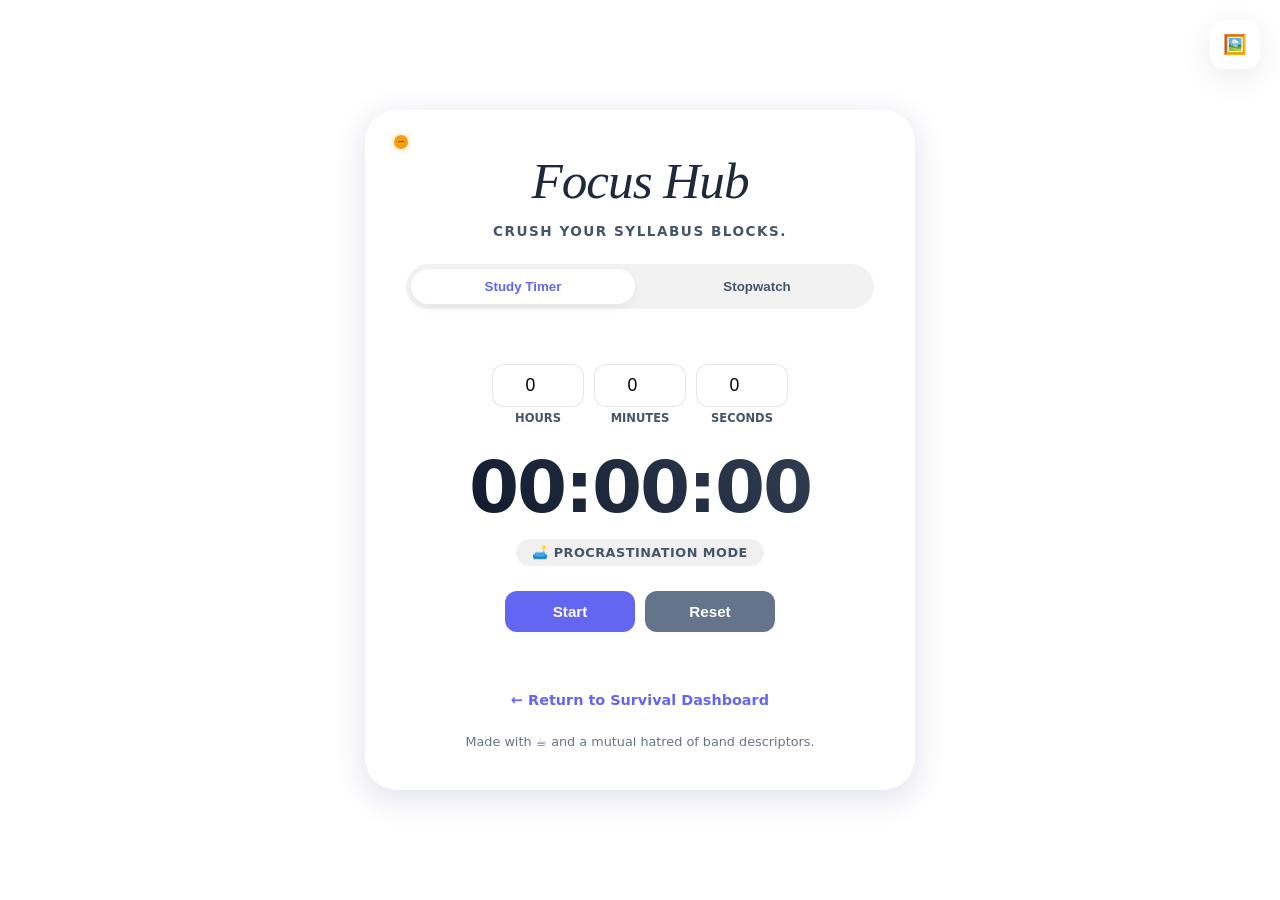
<file: focus-hub.html>
<!DOCTYPE html>
<html lang="en">
<head>
    <meta charset="UTF-8">
    <meta name="viewport" content="width=device-width, initial-scale=1.0">
    <title>ClearView Focus Hub ⏱️</title>
    <style>
        :root {
            --accent-color: #6366f1; 
            --accent-hover: #4f46e5;
            --panic-color: #ef4444;
            --success-color: #10b981;
            --warn-color: #f59e0b;
            --glass-bg: rgba(255, 255, 255, 0.45);
            --glass-border: rgba(255, 255, 255, 0.4);
            --glow-color: rgba(99, 102, 241, 0.4);
        }

        body {
            margin: 0;
            padding: 0;
            font-family: 'Segoe UI', system-ui, -apple-system, sans-serif;
            background-image: url('https://images.unsplash.com/photo-1464822759023-fed622ff2c3b?auto=format&fit=crop&w=1920&q=80');
            background-size: cover;
            background-position: center;
            background-attachment: fixed;
            min-height: 100vh;
            display: flex;
            justify-content: center;
            align-items: center;
            transition: background-image 0.5s ease-in-out;
            overflow-x: hidden;
        }

        .bg-switcher {
            position: fixed;
            top: 20px;
            right: 20px;
            background: rgba(255, 255, 255, 0.2);
            backdrop-filter: blur(12px);
            -webkit-backdrop-filter: blur(12px);
            border: 1px solid rgba(255, 255, 255, 0.3);
            border-radius: 14px;
            padding: 12px;
            cursor: pointer;
            box-shadow: 0 8px 32px 0 rgba(0, 0, 0, 0.08);
            font-size: 1.2rem;
            display: flex;
            align-items: center;
            justify-content: center;
            z-index: 1000;
            transition: all 0.3s cubic-bezier(0.4, 0, 0.2, 1);
        }

        .bg-switcher:hover {
            background: rgba(255, 255, 255, 0.35);
            transform: translateY(-2px);
            box-shadow: 0 12px 24px rgba(0, 0, 0, 0.15);
        }

        @keyframes pulseGlow {
            0%, 100% { 
                box-shadow: 0 8px 32px 0 rgba(31, 38, 135, 0.15); 
                border-color: var(--glass-border); 
            }
            50% { 
                box-shadow: 0 0 40px 8px var(--glow-color); 
                border-color: rgba(99, 102, 241, 0.6); 
            }
        }

        @keyframes microWiggle {
            0%, 100% { transform: rotate(0deg); }
            25% { transform: rotate(-0.3deg); }
            75% { transform: rotate(0.3deg); }
        }

        .glass-container {
            background: var(--glass-bg);
            backdrop-filter: blur(20px);
            -webkit-backdrop-filter: blur(20px);
            border-radius: 32px;
            padding: 40px;
            width: 100%;
            max-width: 550px;
            border: 1px solid var(--glass-border);
            color: #1e293b;
            text-align: center;
            box-sizing: border-box;
            margin: 20px;
            position: relative;
            box-shadow: 0 8px 32px 0 rgba(31, 38, 135, 0.15);
            transition: max-width 0.6s cubic-bezier(0.25, 1, 0.5, 1),
                        padding 0.6s cubic-bezier(0.25, 1, 0.5, 1),
                        border-radius 0.6s cubic-bezier(0.25, 1, 0.5, 1),
                        background 0.6s cubic-bezier(0.25, 1, 0.5, 1),
                        transform 0.4s cubic-bezier(0.175, 0.885, 0.32, 1.1);
            transform-origin: center;
        }

        .glass-container.active-focus {
            animation: pulseGlow 3s infinite ease-in-out, microWiggle 8s infinite ease-in-out;
            background: rgba(255, 255, 255, 0.55);
        }

        /* PREMIUM GLASSMORPHIC MINIMIZED CAPSULE STATE */
        .glass-container.minimized-state {
            max-width: 310px;
            padding: 12px 20px;
            border-radius: 100px;
            background: rgba(15, 23, 42, 0.75);
            backdrop-filter: blur(25px);
            -webkit-backdrop-filter: blur(25px);
            border: 1px solid rgba(255, 255, 255, 0.25);
            box-shadow: 0 20px 50px rgba(0, 0, 0, 0.3), 0 0 30px 4px var(--glow-color);
            animation: pulseGlow 3s infinite ease-in-out;
        }

        /* Hide parent components cleanly during minimized frame layout transition */
        .glass-container.minimized-state header,
        .glass-container.minimized-state footer,
        .glass-container.minimized-state main,
        .glass-container.minimized-state .window-controls {
            display: none !important;
        }

        /* Window Controls Layer */
        .window-controls {
            position: absolute;
            top: 24px;
            left: 28px;
            display: flex;
            gap: 8px;
            z-index: 10;
        }

        .control-btn {
            width: 14px;
            height: 14px;
            border-radius: 50%;
            border: none;
            cursor: pointer;
            position: relative;
            padding: 0;
            display: flex;
            align-items: center;
            justify-content: center;
            transition: all 0.2s ease;
        }

        .control-btn:hover {
            transform: scale(1.15);
            filter: brightness(0.9);
        }

        .control-btn.minimize {
            background-color: var(--warn-color);
            box-shadow: 0 0 8px rgba(245, 158, 11, 0.4);
        }
        
        .control-btn.minimize::before {
            content: '';
            width: 6px;
            height: 1.5px;
            background-color: rgba(15, 23, 42, 0.6);
            display: block;
        }

        /* Capsule Widget Component Mechanics */
        .mini-capsule-display {
            display: none;
            opacity: 0;
            transform: scale(0.9);
            transition: all 0.4s ease;
        }

        .glass-container.minimized-state .mini-capsule-display {
            display: flex;
            align-items: center;
            justify-content: space-between;
            width: 100%;
            opacity: 1;
            transform: scale(1);
        }

        .glass-container.minimized-state .mini-capsule-display span {
            font-size: 1.15rem;
            font-weight: 700;
            font-variant-numeric: tabular-nums;
            letter-spacing: -0.5px;
            color: #ffffff;
            text-shadow: 0 2px 10px rgba(0, 0, 0, 0.3);
            padding-left: 8px;
        }

        .mini-expand-btn {
            background: rgba(255, 255, 255, 0.15);
            border: 1px solid rgba(255, 255, 255, 0.2);
            color: #ffffff;
            border-radius: 50%;
            width: 32px;
            height: 32px;
            cursor: pointer;
            font-size: 0.9rem;
            display: flex;
            align-items: center;
            justify-content: center;
            transition: all 0.2s ease;
            box-shadow: 0 4px 12px rgba(0, 0, 0, 0.1);
        }

        .mini-expand-btn:hover {
            background: rgba(255, 255, 255, 0.3);
            transform: scale(1.08);
            border-color: rgba(255, 255, 255, 0.4);
        }

        .logo-text {
            font-family: 'Georgia', cursive, serif;
            font-style: italic;
            font-size: 3.2rem;
            margin: 0;
            font-weight: 500;
            color: #1e293b;
            letter-spacing: -1px;
        }

        header p {
            color: #475569;
            margin-bottom: 25px;
            font-size: 0.85rem;
            letter-spacing: 1.5px;
            font-weight: 600;
        }

        .tab-nav {
            display: flex;
            justify-content: center;
            gap: 10px;
            margin-bottom: 30px;
            background: rgba(0, 0, 0, 0.05);
            padding: 5px;
            border-radius: 30px;
        }

        .tab-btn {
            background: transparent;
            color: #475569;
            padding: 10px 24px;
            border-radius: 25px;
            cursor: pointer;
            border: none;
            font-weight: 600;
            transition: 0.2s;
            flex: 1;
        }

        .tab-btn.active {
            background-color: white;
            color: var(--accent-color);
            box-shadow: 0 4px 10px rgba(0,0,0,0.05);
        }

        .tab-content {
            display: none;
        }

        .tab-content.active {
            display: block;
        }

        .inner-card {
            background: rgba(255, 255, 255, 0.35);
            border-radius: 24px;
            padding: 24px;
            margin-bottom: 20px;
            border: 1px solid rgba(255, 255, 255, 0.4);
            box-shadow: inset 0 1px 0 rgba(255,255,255,0.2);
        }

        .time-display {
            font-size: 4.5rem;
            font-weight: 800;
            font-variant-numeric: tabular-nums;
            margin: 10px 0;
            letter-spacing: -2px;
            background: linear-gradient(45deg, #0f172a, #334155);
            -webkit-background-clip: text;
            -webkit-text-fill-color: transparent;
            transition: all 0.3s ease;
        }

        .glass-container.active-focus .time-display {
            background: linear-gradient(45deg, #4f46e5, #ec4899);
            -webkit-background-clip: text;
            -webkit-text-fill-color: transparent;
            transform: scale(1.03);
        }

        .vibe-badge {
            display: inline-block;
            background: rgba(0, 0, 0, 0.06);
            color: #475569;
            padding: 6px 16px;
            border-radius: 20px;
            font-size: 0.8rem;
            font-weight: 700;
            margin-bottom: 25px;
            transition: all 0.3s cubic-bezier(0.4, 0, 0.2, 1);
            text-transform: uppercase;
            letter-spacing: 0.5px;
        }

        .vibe-badge.vibe-running {
            background: rgba(99, 102, 241, 0.15);
            color: #4f46e5;
        }

        .vibe-badge.vibe-paused {
            background: rgba(245, 158, 11, 0.15);
            color: #d97706;
        }

        .input-group {
            display: flex;
            gap: 10px;
            justify-content: center;
            margin-bottom: 20px;
        }

        .input-group div {
            display: flex;
            flex-direction: column;
            align-items: center;
            font-size: 0.72rem;
            font-weight: 700;
            color: #475569;
            gap: 4px;
        }

        input[type="number"] {
            width: 70px;
            padding: 10px;
            border-radius: 12px;
            border: 1px solid rgba(0, 0, 0, 0.1);
            background: rgba(255, 255, 255, 0.7);
            font-size: 1.1rem;
            text-align: center;
            outline: none;
            transition: border-color 0.2s, background 0.2s;
        }

        input[type="number"]:focus {
            border-color: var(--accent-color);
            background: white;
        }

        .btn-row {
            display: flex;
            gap: 10px;
            justify-content: center;
        }

        button.action-btn {
            flex: 1;
            max-width: 130px;
            background-color: var(--accent-color);
            color: white;
            border: none;
            padding: 12px 20px;
            border-radius: 12px;
            font-weight: bold;
            cursor: pointer;
            font-size: 0.95rem;
            transition: all 0.2s cubic-bezier(0.4, 0, 0.2, 1);
        }

        button.action-btn:hover {
            background-color: var(--accent-hover);
            transform: translateY(-1px);
        }

        button.action-btn:active {
            transform: translateY(1px);
        }

        button.stop-btn {
            background-color: var(--panic-color);
        }
        button.stop-btn:hover {
            background-color: #dc2626;
        }

        button.reset-btn {
            background-color: #64748b;
        }
        button.reset-btn:hover {
            background-color: #475569;
        }

        footer p {
            font-size: 0.8rem;
            color: #64748b;
            margin-top: 25px;
            margin-bottom: 0;
        }

        .back-link {
            display: inline-block;
            margin-top: 15px;
            color: var(--accent-color);
            text-decoration: none;
            font-weight: 600;
            font-size: 0.9rem;
            transition: opacity 0.2s;
        }
        .back-link:hover {
            opacity: 0.8;
        }
    </style>
</head>
<body>

    <button class="bg-switcher" id="bg-btn" title="Change Wallpaper">🖼️</button>

    <div class="glass-container" id="main-hub-card">
        <div class="window-controls">
            <button class="control-btn minimize" id="minimize-trigger" title="Minimize to Floating Pill Widget"></button>
        </div>

        <div class="mini-capsule-display">
            <span id="mini-timer-text">⏱️ 00:00:00</span>
            <button class="mini-expand-btn" id="expand-trigger" title="Expand Window">⤢</button>
        </div>

        <header>
            <h1 class="logo-text">Focus Hub</h1>
            <p>CRUSH YOUR SYLLABUS BLOCKS.</p>
            
            <nav class="tab-nav">
                <button class="tab-btn active" id="btn-timer-tab" onclick="openTab(event, 'timer-tab')">Study Timer</button>
                <button class="tab-btn" id="btn-sw-tab" onclick="openTab(event, 'stopwatch-tab')">Stopwatch</button>
            </nav>
        </header>

        <main>
            <section id="timer-tab" class="tab-content active">
                <div class="inner-card">
                    <div class="input-group" id="timer-inputs">
                        <div>
                            <input type="number" id="timer-hr" min="0" max="24" value="0" placeholder="HH">
                            <span>HOURS</span>
                        </div>
                        <div>
                            <input type="number" id="timer-min" min="0" max="59" value="0" placeholder="MM">
                            <span>MINUTES</span>
                        </div>
                        <div>
                            <input type="number" id="timer-sec" min="0" max="59" value="0" placeholder="SS">
                            <span>SECONDS</span>
                        </div>
                    </div>
                    
                    <div class="time-display" id="timer-display">00:00:00</div>
                    <div class="vibe-badge" id="timer-vibe">🛋️ Procrastination Mode</div>
                    
                    <div class="btn-row">
                        <button class="action-btn" id="timer-start-btn">Start</button>
                        <button class="action-btn reset-btn" id="timer-reset-btn">Reset</button>
                    </div>
                </div>
            </section>

            <section id="stopwatch-tab" class="tab-content">
                <div class="inner-card">
                    <div class="time-display" id="stopwatch-display">00:00.00</div>
                    <div class="vibe-badge" id="sw-vibe">🧊 Standing Still</div>
                    
                    <div class="btn-row">
                        <button class="action-btn" id="sw-start-btn">Start</button>
                        <button class="action-btn reset-btn" id="sw-reset-btn">Reset</button>
                    </div>
                </div>
            </section>
        </main>

        <footer>
            <a href="index.html?session=active" class="back-link">← Return to Survival Dashboard</a>
            <p>Made with ☕ and a mutual hatred of band descriptors.</p>
        </footer>
    </div>

    <script>
        const hubCard = document.getElementById('main-hub-card');
        const minTrigger = document.getElementById('minimize-trigger');
        const expTrigger = document.getElementById('expand-trigger');
        const miniText = document.getElementById('mini-timer-text');

        // ==========================================
        // WHIMSICAL MINIMIZE SYSTEM CONTROLLER
        // ==========================================
        minTrigger.addEventListener('click', () => {
            hubCard.classList.add('minimized-state');
            updateMiniCapsuleText();
        });

        expTrigger.addEventListener('click', () => {
            hubCard.classList.remove('minimized-state');
        });

        function updateMiniCapsuleText() {
            const isTimerActiveTab = document.getElementById('timer-tab').classList.contains('active');
            if (isTimerActiveTab) {
                miniText.textContent = "⏱️ " + document.getElementById('timer-display').textContent;
            } else {
                miniText.textContent = "⚡ " + document.getElementById('stopwatch-display').textContent;
            }
        }

        // Tab Switching Actions
        function openTab(evt, tabName) {
            const tabcontent = document.getElementsByClassName("tab-content");
            for (let i = 0; i < tabcontent.length; i++) {
                tabcontent[i].classList.remove("active");
            }
            const tablinks = document.getElementsByClassName("tab-btn");
            for (let i = 0; i < tablinks.length; i++) {
                tablinks[i].classList.remove("active");
            }
            document.getElementById(tabName).classList.add("active");
            evt.currentTarget.classList.add("active");
            
            syncCardGlowState();
        }

        function syncCardGlowState() {
            const isTimerActiveTab = document.getElementById('timer-tab').classList.contains('active');
            if ((isTimerActiveTab && isTimerRunning) || (!isTimerActiveTab && isStopwatchRunning)) {
                hubCard.classList.add('active-focus');
            } else {
                hubCard.classList.remove('active-focus');
            }
        }

        // Playful Commentary Phrases
        const timerPhrases = [
            "🔥 Melting down the syllabus...",
            "🚀 Bypassing cohort averages...",
            "🧠 Brain cells firing at 110%!",
            "📚 Ingesting data structures...",
            "🎯 Deep inside the matrix...",
            "🧬 Altering your academic DNA...",
            "🛡️ Resisting NESA curve scaling..."
        ];

        const stopwatchPhrases = [
            "🏃 Speedrunning execution!",
            "⏱️ Racing the persistent scaling desk...",
            "⚡ Collecting pure momentum tokens...",
            "🌋 Cooking a perfect Band 6 synthesis...",
            "💎 Unbreakable focus sequence active..."
        ];

        function getRandomPhrase(arr) {
            return arr[Math.floor(Math.random() * arr.length)];
        }

        // ==========================================
        // COUNTDOWN STUDY TIMER MODULE (HH:MM:SS)
        // ==========================================
        let timerInterval = null;
        let timerDurationRemaining = 0; 
        let isTimerRunning = false;
        let timerPhraseInterval = null;

        const timerDisplay = document.getElementById('timer-display');
        const timerStartBtn = document.getElementById('timer-start-btn');
        const timerResetBtn = document.getElementById('timer-reset-btn');
        const timerHrInput = document.getElementById('timer-hr');
        const timerMinInput = document.getElementById('timer-min');
        const timerSecInput = document.getElementById('timer-sec');
        const timerVibe = document.getElementById('timer-vibe');

        function formatTime(totalSeconds) {
            const hrs = Math.floor(totalSeconds / 3600);
            const mins = Math.floor((totalSeconds % 3600) / 60);
            const secs = totalSeconds % 60;
            return `${hrs.toString().padStart(2, '0')}:${mins.toString().padStart(2, '0')}:${secs.toString().padStart(2, '0')}`;
        }

        function updateTimerDisplay() {
            const str = formatTime(timerDurationRemaining);
            timerDisplay.textContent = str;
            if(hubCard.classList.contains('minimized-state')) {
                updateMiniCapsuleText();
            }
        }

        timerStartBtn.addEventListener('click', () => {
            if (isTimerRunning) {
                clearInterval(timerInterval);
                clearInterval(timerPhraseInterval);
                isTimerRunning = false;
                timerStartBtn.textContent = 'Start';
                timerStartBtn.classList.remove('stop-btn');
                timerVibe.textContent = "⏸️ NESA is watching you stretch...";
                timerVibe.className = "vibe-badge vibe-paused";
                syncCardGlowState();
            } else {
                if (timerDurationRemaining <= 0) {
                    const hrs = parseInt(timerHrInput.value) || 0;
                    const mins = parseInt(timerMinInput.value) || 0;
                    const secs = parseInt(timerSecInput.value) || 0;
                    timerDurationRemaining = (hrs * 3600) + (mins * 60) + secs;
                }

                if (timerDurationRemaining <= 0) {
                    timerVibe.textContent = "❌ Feed me some actual numbers first!";
                    return; 
                }

                isTimerRunning = true;
                timerStartBtn.textContent = 'Pause';
                timerStartBtn.classList.add('stop-btn');
                
                timerVibe.textContent = getRandomPhrase(timerPhrases);
                timerVibe.className = "vibe-badge vibe-running";
                syncCardGlowState();

                timerPhraseInterval = setInterval(() => {
                    timerVibe.textContent = getRandomPhrase(timerPhrases);
                }, 7000);

                timerInterval = setInterval(() => {
                    timerDurationRemaining--;
                    updateTimerDisplay();

                    if (timerDurationRemaining <= 0) {
                        clearInterval(timerInterval);
                        clearInterval(timerPhraseInterval);
                        isTimerRunning = false;
                        timerStartBtn.textContent = 'Start';
                        timerStartBtn.classList.remove('stop-btn');
                        timerVibe.textContent = "🏆 ABSOLUTE BAND 6 ENERGY UNLOCKED!";
                        timerVibe.className = "vibe-badge";
                        syncCardGlowState();
                        if(hubCard.classList.contains('minimized-state')) {
                            hubCard.classList.remove('minimized-state');
                        }
                        alert("🎉 Study block completed! Step away from the desk immediately.");
                    }
                }, 1000);
            }
        });

        timerResetBtn.addEventListener('click', () => {
            clearInterval(timerInterval);
            clearInterval(timerPhraseInterval);
            isTimerRunning = false;
            timerDurationRemaining = 0;
            
            timerHrInput.value = 0;
            timerMinInput.value = 0;
            timerSecInput.value = 0;
            
            timerDisplay.textContent = "00:00:00";
            timerStartBtn.textContent = 'Start';
            timerStartBtn.classList.remove('stop-btn');
            timerVibe.textContent = "🛋️ Procrastination Mode";
            timerVibe.className = "vibe-badge";
            syncCardGlowState();
            updateMiniCapsuleText();
        });

        // ==========================================
        // TRACKING STOPWATCH MODULE
        // ==========================================
        let stopwatchInterval = null;
        let stopwatchStartTime = 0;
        let stopwatchElapsedTime = 0;
        let isStopwatchRunning = false;
        let swPhraseInterval = null;

        const swDisplay = document.getElementById('stopwatch-display');
        const swStartBtn = document.getElementById('sw-start-btn');
        const swResetBtn = document.getElementById('sw-reset-btn');
        const swVibe = document.getElementById('sw-vibe');

        function formatStopwatch(ms) {
            const totalSeconds = Math.floor(ms / 1000);
            const mins = Math.floor(totalSeconds / 60);
            const secs = totalSeconds % 60;
            const centiseconds = Math.floor((ms % 1000) / 10);
            
            return `${mins.toString().padStart(2, '0')}:${secs.toString().padStart(2, '0')}.${centiseconds.toString().padStart(2, '0')}`;
        }

        swStartBtn.addEventListener('click', () => {
            if (isStopwatchRunning) {
                clearInterval(stopwatchInterval);
                clearInterval(swPhraseInterval);
                stopwatchElapsedTime += Date.now() - stopwatchStartTime;
                isStopwatchRunning = false;
                swStartBtn.textContent = 'Start';
                swStartBtn.classList.remove('stop-btn');
                swVibe.textContent = "⏸️ Momentum Checked.";
                swVibe.className = "vibe-badge vibe-paused";
                syncCardGlowState();
            } else {
                isStopwatchRunning = true;
                swStartBtn.textContent = 'Pause';
                swStartBtn.classList.add('stop-btn');
                stopwatchStartTime = Date.now();

                swVibe.textContent = getRandomPhrase(stopwatchPhrases);
                swVibe.className = "vibe-badge vibe-running";
                syncCardGlowState();

                swPhraseInterval = setInterval(() => {
                    swVibe.textContent = getRandomPhrase(stopwatchPhrases);
                }, 6000);

                stopwatchInterval = setInterval(() => {
                    const currentElapsed = stopwatchElapsedTime + (Date.now() - stopwatchStartTime);
                    swDisplay.textContent = formatStopwatch(currentElapsed);
                    if(hubCard.classList.contains('minimized-state')) {
                        updateMiniCapsuleText();
                    }
                }, 10); 
            }
        });

        swResetBtn.addEventListener('click', () => {
            clearInterval(stopwatchInterval);
            clearInterval(swPhraseInterval);
            isStopwatchRunning = false;
            stopwatchElapsedTime = 0;
            swStartBtn.textContent = 'Start';
            swStartBtn.classList.remove('stop-btn');
            swDisplay.textContent = "00:00.00";
            swVibe.textContent = "🧊 Standing Still";
            swVibe.className = "vibe-badge";
            syncCardGlowState();
            updateMiniCapsuleText();
        });

        // ==========================================
        // DYNAMIC WALLPAPER ENGINE
        // ==========================================
        const bgButton = document.getElementById('bg-btn');
        if (bgButton) {
            bgButton.addEventListener('click', () => {
                const randomId = Date.now(); 
                const newBgUrl = `https://picsum.photos/1920/1080?random=${randomId}`;
                
                const img = new Image();
                img.src = newBgUrl;
                img.onload = () => {
                    document.body.style.backgroundImage = `url('${newBgUrl}')`;
                };
            });
        }
    </script>
</body>
</html>
</file>
